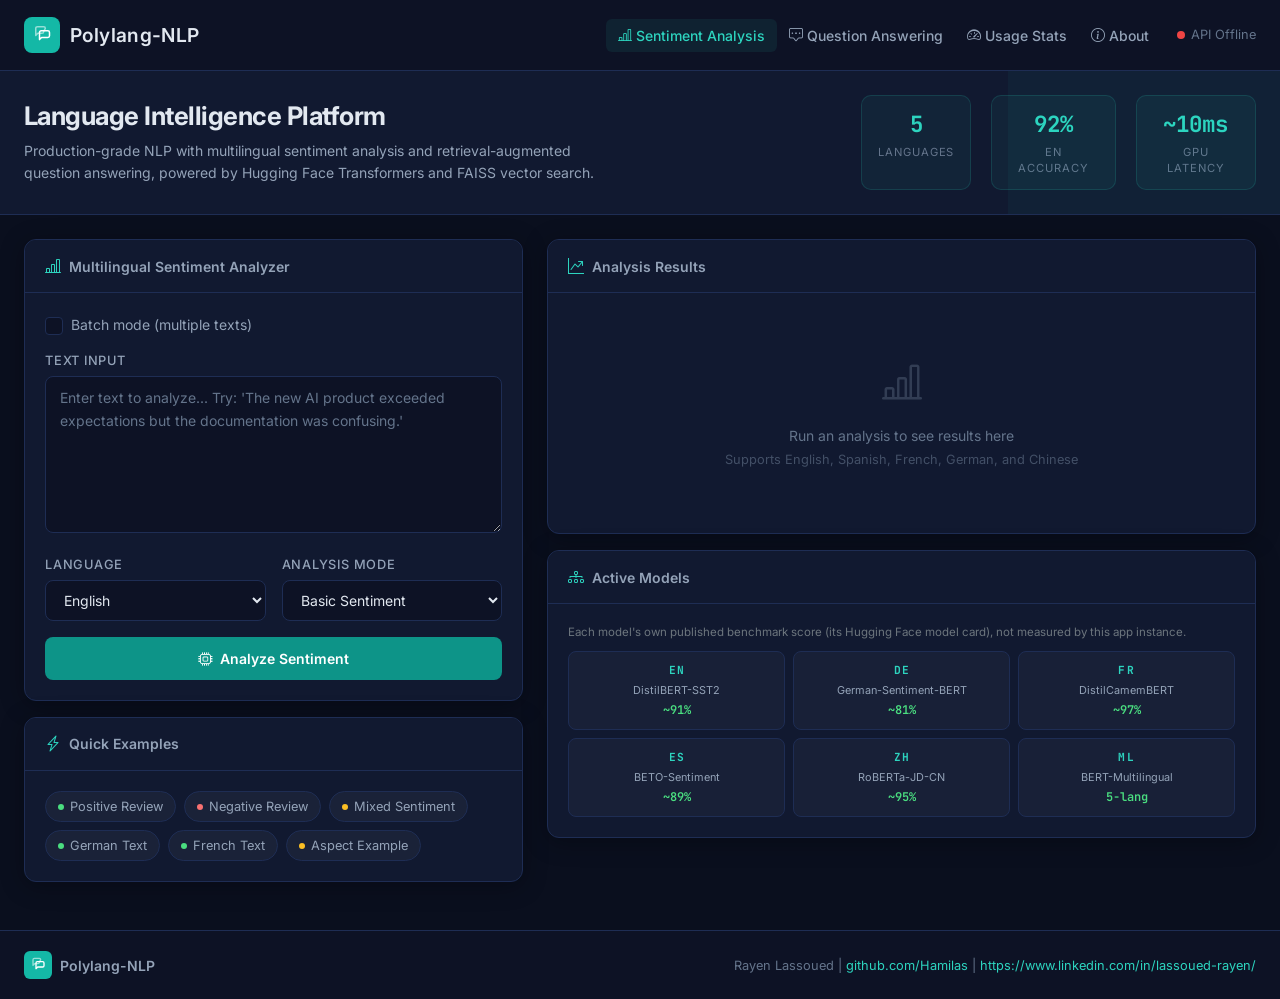
<file: ui/index.html>
<!DOCTYPE html>
<html lang="en">
<head>
    <meta charset="UTF-8">
    <meta name="viewport" content="width=device-width, initial-scale=1.0">
    <title>Polylang-NLP | Multilingual AI Language Intelligence</title>
    <link rel="icon" type="image/svg+xml" href="data:image/svg+xml,%3Csvg xmlns='http://www.w3.org/2000/svg' viewBox='0 0 32 32'%3E%3Cdefs%3E%3ClinearGradient id='g' x1='0%25' y1='0%25' x2='100%25' y2='100%25'%3E%3Cstop offset='0%25' stop-color='%2314b8a6'/%3E%3Cstop offset='100%25' stop-color='%236366f1'/%3E%3C/linearGradient%3E%3C/defs%3E%3Crect width='32' height='32' rx='7' fill='url(%23g)'/%3E%3Cg transform='translate(6,6)' stroke='white' stroke-width='1.6' stroke-linecap='round' stroke-linejoin='round'%3E%3Cpath d='M14 8a2 2 0 0 1-2 2H7l-2.5 2.5V4a2 2 0 0 1 2-2h7.5a2 2 0 0 1 2 2z' opacity='0.55' fill='none'/%3E%3Cpath d='M21 13a2 2 0 0 1-2 2h-7.5L9 17.5V9a2 2 0 0 1 2-2h8a2 2 0 0 1 2 2z' fill='none'/%3E%3C/g%3E%3C/svg%3E" />
    <link href="https://cdn.jsdelivr.net/npm/bootstrap@5.3.0-alpha1/dist/css/bootstrap.min.css" rel="stylesheet">
    <link rel="stylesheet" href="https://cdn.jsdelivr.net/npm/bootstrap-icons@1.10.3/font/bootstrap-icons.css">
    <link href="https://fonts.googleapis.com/css2?family=Inter:wght@300;400;500;600;700&family=JetBrains+Mono:wght@400;500&display=swap" rel="stylesheet">
    <link rel="stylesheet" href="styles.css">
</head>
<body>
    <!-- Navigation -->
    <nav class="navbar navbar-expand-lg navbar-dark">
        <div class="container-fluid px-4">
            <a class="navbar-brand" href="#">
                <div class="brand-logo">
                    <svg viewBox="0 0 24 24" width="20" height="20" fill="none" stroke="white" stroke-width="1.8" stroke-linecap="round" stroke-linejoin="round">
                        <path d="M14 8a2 2 0 0 1-2 2H7l-2.5 2.5V4a2 2 0 0 1 2-2h7.5a2 2 0 0 1 2 2z" opacity="0.55"/>
                        <path d="M21 13a2 2 0 0 1-2 2h-7.5L9 17.5V9a2 2 0 0 1 2-2h8a2 2 0 0 1 2 2z"/>
                    </svg>
                </div>
                Polylang-NLP
            </a>
            <button class="navbar-toggler" type="button" data-bs-toggle="collapse" data-bs-target="#navbarNav">
                <span class="navbar-toggler-icon"></span>
            </button>
            <div class="collapse navbar-collapse" id="navbarNav">
                <ul class="navbar-nav ms-auto">
                    <li class="nav-item">
                        <a class="nav-link active" href="#" data-page="sentiment">
                            <i class="bi bi-bar-chart-line me-1"></i>Sentiment Analysis
                        </a>
                    </li>
                    <li class="nav-item">
                        <a class="nav-link" href="#" data-page="qa">
                            <i class="bi bi-chat-square-dots me-1"></i>Question Answering
                        </a>
                    </li>
                    <li class="nav-item">
                        <a class="nav-link" href="#" data-page="stats">
                            <i class="bi bi-speedometer2 me-1"></i>Usage Stats
                        </a>
                    </li>
                    <li class="nav-item">
                        <a class="nav-link" href="#" data-page="about">
                            <i class="bi bi-info-circle me-1"></i>About
                        </a>
                    </li>
                </ul>
                <div class="navbar-text ms-3">
                    <span class="api-status-indicator" id="api-status">
                        <span class="status-dot"></span>
                        <span class="status-text">Connecting...</span>
                    </span>
                </div>
            </div>
        </div>
    </nav>

    <!-- Hero Banner -->
    <div class="hero-banner">
        <div class="container-fluid px-4">
            <div class="row align-items-center">
                <div class="col-md-8">
                    <h1 class="hero-title">Language Intelligence Platform</h1>
                    <p class="hero-subtitle">Production-grade NLP with multilingual sentiment analysis and retrieval-augmented question answering, powered by Hugging Face Transformers and FAISS vector search.</p>
                </div>
                <div class="col-md-4 text-end">
                    <div class="hero-stats">
                        <div class="stat-item">
                            <div class="stat-number">5</div>
                            <div class="stat-label">Languages</div>
                        </div>
                        <div class="stat-item">
                            <div class="stat-number">92%</div>
                            <div class="stat-label">EN Accuracy</div>
                        </div>
                        <div class="stat-item">
                            <div class="stat-number">~10ms</div>
                            <div class="stat-label">GPU Latency</div>
                        </div>
                    </div>
                </div>
            </div>
        </div>
    </div>

    <div class="container-fluid px-4 mt-4">

        <!-- Sentiment Analysis Page -->
        <div class="page active" id="sentiment-page">
            <div class="row g-4">
                <!-- Input Panel -->
                <div class="col-lg-5">
                    <div class="panel-card">
                        <div class="panel-header">
                            <i class="bi bi-bar-chart-line"></i>
                            <span>Multilingual Sentiment Analyzer</span>
                        </div>
                        <div class="panel-body">
                            <form id="sentiment-form">
                                <div class="form-group mb-3">
                                    <div class="toggle-group">
                                        <input class="form-check-input" type="checkbox" id="sentiment-batch-mode">
                                        <label class="form-check-label-custom" for="sentiment-batch-mode">
                                            Batch mode (multiple texts)
                                        </label>
                                    </div>
                                </div>
                                <div class="form-group mb-3">
                                    <label class="form-label-custom" id="sentiment-text-label">Text Input</label>
                                    <textarea class="form-control-custom" id="sentiment-text" rows="6" placeholder="Enter text to analyze... Try: 'The new AI product exceeded expectations but the documentation was confusing.'"></textarea>
                                    <div class="form-hint" id="sentiment-batch-hint" style="display:none;">One text per line, each line is analyzed independently via /sentiment/batch</div>
                                </div>
                                <div class="row g-3 mb-3">
                                    <div class="col-6">
                                        <label class="form-label-custom">Language</label>
                                        <select class="form-select-custom" id="sentiment-language">
                                            <option value="en">English</option>
                                            <option value="es">Spanish</option>
                                            <option value="fr">French</option>
                                            <option value="de">German</option>
                                            <option value="zh">Chinese</option>
                                            <option value="multilingual">Multilingual</option>
                                        </select>
                                    </div>
                                    <div class="col-6">
                                        <label class="form-label-custom">Analysis Mode</label>
                                        <select class="form-select-custom" id="analysis-mode">
                                            <option value="basic">Basic Sentiment</option>
                                            <option value="aspect">Aspect-Based</option>
                                        </select>
                                    </div>
                                </div>
                                <div class="form-group mb-4" id="aspects-group" style="display:none;">
                                    <label class="form-label-custom">Aspects to Analyze</label>
                                    <input type="text" class="form-control-custom" id="sentiment-aspects" placeholder="e.g., price, quality, service, delivery">
                                    <div class="form-hint">Comma-separated list of aspects</div>
                                </div>
                                <button type="submit" class="btn-primary-custom w-100" id="sentiment-submit-btn">
                                    <i class="bi bi-cpu me-2"></i>Analyze Sentiment
                                </button>
                            </form>
                        </div>
                    </div>

                    <!-- Quick Examples -->
                    <div class="panel-card mt-3">
                        <div class="panel-header">
                            <i class="bi bi-lightning-charge"></i>
                            <span>Quick Examples</span>
                        </div>
                        <div class="panel-body">
                            <div class="example-chips">
                                <button class="example-chip" onclick="loadExample('positive')">
                                    <span class="chip-dot positive-dot"></span>Positive Review
                                </button>
                                <button class="example-chip" onclick="loadExample('negative')">
                                    <span class="chip-dot negative-dot"></span>Negative Review
                                </button>
                                <button class="example-chip" onclick="loadExample('mixed')">
                                    <span class="chip-dot neutral-dot"></span>Mixed Sentiment
                                </button>
                                <button class="example-chip" onclick="loadExample('german')">
                                    <span class="chip-dot positive-dot"></span>German Text
                                </button>
                                <button class="example-chip" onclick="loadExample('french')">
                                    <span class="chip-dot positive-dot"></span>French Text
                                </button>
                                <button class="example-chip" onclick="loadExample('aspect')">
                                    <span class="chip-dot neutral-dot"></span>Aspect Example
                                </button>
                            </div>
                        </div>
                    </div>
                </div>

                <!-- Results Panel -->
                <div class="col-lg-7">
                    <div class="panel-card" id="sentiment-results-card">
                        <div class="panel-header">
                            <i class="bi bi-graph-up-arrow"></i>
                            <span>Analysis Results</span>
                        </div>
                        <div class="panel-body">
                            <div id="sentiment-results" class="results-placeholder">
                                <div class="placeholder-content">
                                    <i class="bi bi-bar-chart-line placeholder-icon"></i>
                                    <p>Run an analysis to see results here</p>
                                    <p class="placeholder-hint">Supports English, Spanish, French, German, and Chinese</p>
                                </div>
                            </div>
                        </div>
                    </div>

                    <!-- Language Model Info -->
                    <div class="panel-card mt-3">
                        <div class="panel-header">
                            <i class="bi bi-diagram-3"></i>
                            <span>Active Models</span>
                        </div>
                        <div class="panel-body">
                            <p class="text-secondary" style="font-size:0.72rem; margin-bottom:10px;">Each model's own published benchmark score (its Hugging Face model card), not measured by this app instance.</p>
                            <div class="model-grid">
                                <div class="model-item">
                                    <div class="model-lang">EN</div>
                                    <div class="model-name">DistilBERT-SST2</div>
                                    <div class="model-accuracy">~91%</div>
                                </div>
                                <div class="model-item">
                                    <div class="model-lang">DE</div>
                                    <div class="model-name">German-Sentiment-BERT</div>
                                    <div class="model-accuracy">~81%</div>
                                </div>
                                <div class="model-item">
                                    <div class="model-lang">FR</div>
                                    <div class="model-name">DistilCamemBERT</div>
                                    <div class="model-accuracy">~97%</div>
                                </div>
                                <div class="model-item">
                                    <div class="model-lang">ES</div>
                                    <div class="model-name">BETO-Sentiment</div>
                                    <div class="model-accuracy">~89%</div>
                                </div>
                                <div class="model-item">
                                    <div class="model-lang">ZH</div>
                                    <div class="model-name">RoBERTa-JD-CN</div>
                                    <div class="model-accuracy">~95%</div>
                                </div>
                                <div class="model-item">
                                    <div class="model-lang">ML</div>
                                    <div class="model-name">BERT-Multilingual</div>
                                    <div class="model-accuracy">5-lang</div>
                                </div>
                            </div>
                        </div>
                    </div>
                </div>
            </div>
        </div>

        <!-- Question Answering Page -->
        <div class="page" id="qa-page" style="display: none;">
            <div class="row g-4">
                <!-- QA Input -->
                <div class="col-lg-5">
                    <div class="panel-card">
                        <div class="panel-header">
                            <i class="bi bi-chat-square-dots"></i>
                            <span>Question Answering</span>
                        </div>
                        <div class="panel-body">
                            <form id="qa-form">
                                <div class="form-group mb-3">
                                    <label class="form-label-custom">Your Question</label>
                                    <input type="text" class="form-control-custom" id="question-input" placeholder="e.g., What did Marie Curie research?">
                                </div>
                                <div class="form-group mb-3">
                                    <div class="toggle-group">
                                        <input class="form-check-input" type="checkbox" id="use-context">
                                        <label class="form-check-label-custom" for="use-context">
                                            Provide specific context
                                        </label>
                                    </div>
                                </div>
                                <div class="form-group mb-4" id="context-container" style="display: none;">
                                    <label class="form-label-custom">Context Document</label>
                                    <textarea class="form-control-custom" id="context-input" rows="6" placeholder="Paste the text context here..."></textarea>
                                </div>
                                <button type="submit" class="btn-primary-custom w-100">
                                    <i class="bi bi-search me-2"></i>Find Answer
                                </button>
                            </form>
                        </div>
                    </div>

                    <!-- Knowledge Base Management -->
                    <div class="panel-card mt-3">
                        <div class="panel-header">
                            <i class="bi bi-database"></i>
                            <span>Knowledge Base</span>
                        </div>
                        <div class="panel-body">
                            <form id="document-form">
                                <div class="form-group mb-3">
                                    <div class="toggle-group">
                                        <input class="form-check-input" type="checkbox" id="document-batch-mode">
                                        <label class="form-check-label-custom" for="document-batch-mode">
                                            Batch add (multiple documents)
                                        </label>
                                    </div>
                                </div>
                                <div class="form-group mb-3">
                                    <label class="form-label-custom" id="document-text-label">Document Content</label>
                                    <textarea class="form-control-custom" id="document-text" rows="4" placeholder="Add a document to the knowledge base..."></textarea>
                                    <div class="form-hint" id="document-batch-hint" style="display:none;">Separate documents with a line containing only ---, all added in one call via /documents/batch</div>
                                </div>
                                <div class="row g-2 mb-3">
                                    <div class="col-6">
                                        <input type="text" class="form-control-custom" id="document-title" placeholder="Document title">
                                    </div>
                                    <div class="col-6">
                                        <input type="text" class="form-control-custom" id="document-category" placeholder="Category">
                                    </div>
                                </div>
                                <button type="submit" class="btn-secondary-custom w-100" id="document-submit-btn">
                                    <i class="bi bi-plus-circle me-2"></i>Add to Knowledge Base
                                </button>
                            </form>
                            <div id="kb-notification" class="kb-notification" style="display:none;"></div>
                        </div>
                    </div>

                    <!-- Batch Question Answering -->
                    <div class="panel-card mt-3">
                        <div class="panel-header">
                            <i class="bi bi-list-check"></i>
                            <span>Batch Question Answering</span>
                        </div>
                        <div class="panel-body">
                            <form id="batch-question-form">
                                <div class="form-group mb-3">
                                    <label class="form-label-custom">Questions (one per line)</label>
                                    <textarea class="form-control-custom" id="batch-question-text" rows="4" placeholder="Who developed the theory of relativity?&#10;What did Marie Curie research?"></textarea>
                                    <div class="form-hint">Each question is answered independently via /question/batch</div>
                                </div>
                                <button type="submit" class="btn-secondary-custom w-100">
                                    <i class="bi bi-list-check me-2"></i>Answer All
                                </button>
                            </form>
                            <div id="batch-question-results" class="mt-3"></div>
                        </div>
                    </div>
                </div>

                <!-- QA Results -->
                <div class="col-lg-7">
                    <div class="panel-card">
                        <div class="panel-header">
                            <i class="bi bi-chat-square-text"></i>
                            <span>Answer</span>
                        </div>
                        <div class="panel-body">
                            <div id="qa-results" class="results-placeholder">
                                <div class="placeholder-content">
                                    <i class="bi bi-chat-square-dots placeholder-icon"></i>
                                    <p>Ask a question to get an answer</p>
                                    <p class="placeholder-hint">Answers are retrieved from the knowledge base using FAISS semantic search + RoBERTa QA</p>
                                </div>
                            </div>
                        </div>
                    </div>

                    <!-- Architecture Diagram -->
                    <div class="panel-card mt-3">
                        <div class="panel-header">
                            <i class="bi bi-diagram-2"></i>
                            <span>RAG Architecture</span>
                        </div>
                        <div class="panel-body">
                            <div class="arch-diagram">
                                <div class="arch-flow">
                                    <div class="arch-node input-node">
                                        <i class="bi bi-question-circle"></i>
                                        <span>Question</span>
                                    </div>
                                    <div class="arch-arrow">&#8594;</div>
                                    <div class="arch-node process-node">
                                        <i class="bi bi-vector-pen"></i>
                                        <span>MiniLM Embeddings</span>
                                    </div>
                                    <div class="arch-arrow">&#8594;</div>
                                    <div class="arch-node store-node">
                                        <i class="bi bi-database"></i>
                                        <span>FAISS Search</span>
                                    </div>
                                </div>
                                <div class="arch-flow mt-2">
                                    <div class="arch-node output-node">
                                        <i class="bi bi-chat-right-text"></i>
                                        <span>Final Answer</span>
                                    </div>
                                    <div class="arch-arrow">&#8592;</div>
                                    <div class="arch-node process-node">
                                        <i class="bi bi-cpu"></i>
                                        <span>RoBERTa QA</span>
                                    </div>
                                    <div class="arch-arrow">&#8592;</div>
                                    <div class="arch-node retrieve-node">
                                        <i class="bi bi-file-text"></i>
                                        <span>Top-K Context</span>
                                    </div>
                                </div>
                            </div>
                        </div>
                    </div>
                </div>
            </div>
        </div>

        <!-- Usage Stats Page -->
        <div class="page" id="stats-page" style="display: none;">
            <div class="row g-4">
                <div class="col-12">
                    <div class="panel-card">
                        <div class="panel-header">
                            <i class="bi bi-speedometer2"></i>
                            <span>Live Usage Statistics</span>
                            <button class="btn-secondary-custom ms-auto" style="width:auto;padding:6px 14px;" onclick="loadStats()">
                                <i class="bi bi-arrow-clockwise me-1"></i>Refresh
                            </button>
                        </div>
                        <div class="panel-body">
                            <div id="stats-summary" class="model-grid">
                                <div class="model-item">
                                    <div class="model-lang">Uptime</div>
                                    <div class="model-name" id="stat-uptime">-</div>
                                </div>
                                <div class="model-item">
                                    <div class="model-lang">Sentiment</div>
                                    <div class="model-name" id="stat-sentiment-requests">-</div>
                                    <div class="model-accuracy" id="stat-sentiment-conf">-</div>
                                </div>
                                <div class="model-item">
                                    <div class="model-lang">QA Questions</div>
                                    <div class="model-name" id="stat-qa-requests">-</div>
                                    <div class="model-accuracy" id="stat-qa-rate">-</div>
                                </div>
                                <div class="model-item">
                                    <div class="model-lang">Knowledge Base</div>
                                    <div class="model-name" id="stat-kb-docs">-</div>
                                    <div class="model-accuracy">documents</div>
                                </div>
                            </div>
                        </div>
                    </div>

                    <div class="row g-4 mt-1">
                        <div class="col-lg-6">
                            <div class="panel-card">
                                <div class="panel-header">
                                    <i class="bi bi-translate"></i>
                                    <span>Sentiment Requests by Language</span>
                                </div>
                                <div class="panel-body">
                                    <div id="stats-by-language" class="results-placeholder">
                                        <div class="placeholder-content">
                                            <i class="bi bi-bar-chart-line placeholder-icon"></i>
                                            <p>No sentiment requests yet</p>
                                        </div>
                                    </div>
                                </div>
                            </div>
                        </div>
                        <div class="col-lg-6">
                            <div class="panel-card">
                                <div class="panel-header">
                                    <i class="bi bi-clock-history"></i>
                                    <span>Recent QA Queries</span>
                                </div>
                                <div class="panel-body">
                                    <div id="stats-recent-queries" class="results-placeholder">
                                        <div class="placeholder-content">
                                            <i class="bi bi-chat-square-dots placeholder-icon"></i>
                                            <p>No questions asked yet</p>
                                        </div>
                                    </div>
                                </div>
                            </div>
                        </div>
                    </div>
                </div>
            </div>
        </div>

        <!-- About Page -->
        <div class="page" id="about-page" style="display: none;">
            <div class="row g-4">
                <div class="col-lg-8">
                    <div class="panel-card">
                        <div class="panel-header">
                            <i class="bi bi-info-circle"></i>
                            <span>About Polylang-NLP</span>
                        </div>
                        <div class="panel-body">
                            <h4 class="about-title">Production NLP Platform for European Enterprises</h4>
                            <p class="about-description">Polylang-NLP is a production-grade Natural Language Processing system combining multilingual sentiment analysis with retrieval-augmented question answering. Built for enterprises handling multilingual customer data, particularly relevant for German and European companies operating across language boundaries.</p>

                            <h5 class="section-title mt-4">Core Capabilities</h5>
                            <div class="feature-list">
                                <div class="feature-item">
                                    <i class="bi bi-translate feature-icon"></i>
                                    <div>
                                        <strong>Multilingual Sentiment</strong>
                                        <p>Analyze customer sentiment in EN, DE, FR, ES, ZH using language-specific BERT models fine-tuned on domain corpora.</p>
                                    </div>
                                </div>
                                <div class="feature-item">
                                    <i class="bi bi-layers feature-icon"></i>
                                    <div>
                                        <strong>Aspect-Based Analysis</strong>
                                        <p>Identify sentiment per business aspect: price, quality, service, delivery. Enables granular product intelligence.</p>
                                    </div>
                                </div>
                                <div class="feature-item">
                                    <i class="bi bi-search feature-icon"></i>
                                    <div>
                                        <strong>RAG Question Answering</strong>
                                        <p>FAISS-powered semantic search retrieves relevant document chunks, then RoBERTa extracts precise answers.</p>
                                    </div>
                                </div>
                                <div class="feature-item">
                                    <i class="bi bi-database-add feature-icon"></i>
                                    <div>
                                        <strong>Dynamic Knowledge Base</strong>
                                        <p>Add documents at runtime without retraining. Supports instant knowledge base expansion for enterprise use cases.</p>
                                    </div>
                                </div>
                            </div>

                            <h5 class="section-title mt-4">Performance Benchmarks</h5>
                            <p class="text-secondary" style="font-size:0.72rem; margin-bottom:8px;">Each row is that model's own published benchmark score (its model card), not a live evaluation run by this app.</p>
                            <div class="benchmark-table">
                                <div class="benchmark-row header">
                                    <span>Language / Metric</span>
                                    <span>Accuracy</span>
                                    <span>F1 Score</span>
                                    <span>Dataset</span>
                                </div>
                                <div class="benchmark-row">
                                    <span>English (EN)</span>
                                    <span class="score-high">~91%</span>
                                    <span class="score-high">~91%</span>
                                    <span>SST-2</span>
                                </div>
                                <div class="benchmark-row">
                                    <span>Spanish (ES)</span>
                                    <span class="score-high">~89%</span>
                                    <span class="score-high">~88%</span>
                                    <span>TASS</span>
                                </div>
                                <div class="benchmark-row">
                                    <span>French (FR)</span>
                                    <span class="score-high">~97%</span>
                                    <span class="score-high">~97%</span>
                                    <span>Allocine</span>
                                </div>
                                <div class="benchmark-row">
                                    <span>German (DE)</span>
                                    <span class="score-med">~81%</span>
                                    <span class="score-med">~80%</span>
                                    <span>GermEval</span>
                                </div>
                                <div class="benchmark-row">
                                    <span>QA Exact Match</span>
                                    <span class="score-med">78.6%</span>
                                    <span class="score-high">81.3%</span>
                                    <span>SQuAD v2.0</span>
                                </div>
                            </div>
                        </div>
                    </div>
                </div>

                <div class="col-lg-4">
                    <div class="panel-card">
                        <div class="panel-header">
                            <i class="bi bi-stack"></i>
                            <span>Tech Stack</span>
                        </div>
                        <div class="panel-body">
                            <div class="tech-stack-list">
                                <div class="tech-category">ML / NLP</div>
                                <div class="tech-item"><i class="bi bi-fire"></i> PyTorch</div>
                                <div class="tech-item"><i class="bi bi-robot"></i> Hugging Face Transformers</div>
                                <div class="tech-item"><i class="bi bi-vector-pen"></i> Sentence-Transformers</div>
                                <div class="tech-item"><i class="bi bi-database"></i> FAISS Vector DB</div>

                                <div class="tech-category mt-3">Backend</div>
                                <div class="tech-item"><i class="bi bi-lightning"></i> FastAPI</div>
                                <div class="tech-item"><i class="bi bi-server"></i> Uvicorn ASGI</div>
                                <div class="tech-item"><i class="bi bi-boxes"></i> Docker Compose</div>

                                <div class="tech-category mt-3">Text Processing</div>
                                <div class="tech-item"><i class="bi bi-type"></i> spaCy</div>
                                <div class="tech-item"><i class="bi bi-braces"></i> NLTK</div>
                            </div>
                        </div>
                    </div>

                    <div class="panel-card mt-3">
                        <div class="panel-header">
                            <i class="bi bi-person-circle"></i>
                            <span>Author</span>
                        </div>
                        <div class="panel-body">
                            <div class="author-card">
                                <div class="author-monogram">RL</div>
                                <div class="author-info">
                                    <div class="author-name">Rayen Lassoued</div>
                                    <div class="author-title">AI / ML Engineer</div>
                                    <div class="author-links">
                                        <a href="https://github.com/Hamilas" target="_blank" class="author-link">
                                            <i class="bi bi-github"></i> Hamilas
                                        </a>
                                        <a href="https://www.linkedin.com/in/lassoued-rayen/" target="_blank" class="author-link">
                                            <i class="bi bi-linkedin"></i> lassoued-rayen
                                        </a>
                                    </div>
                                </div>
                            </div>
                        </div>
                    </div>
                </div>
            </div>
        </div>

    </div>

    <!-- Footer -->
    <footer class="site-footer">
        <div class="container-fluid px-4">
            <div class="footer-content">
                <div class="footer-brand">
                    <div class="brand-logo-sm">
                        <svg viewBox="0 0 24 24" width="16" height="16" fill="none" stroke="white" stroke-width="2" stroke-linecap="round" stroke-linejoin="round">
                            <path d="M14 8a2 2 0 0 1-2 2H7l-2.5 2.5V4a2 2 0 0 1 2-2h7.5a2 2 0 0 1 2 2z" opacity="0.55"/>
                            <path d="M21 13a2 2 0 0 1-2 2h-7.5L9 17.5V9a2 2 0 0 1 2-2h8a2 2 0 0 1 2 2z"/>
                        </svg>
                    </div>
                    <span>Polylang-NLP</span>
                </div>
                <div class="footer-info">
                    Rayen Lassoued |
                    <a href="https://github.com/Hamilas" target="_blank">github.com/Hamilas</a> |
                    <a href="https://www.linkedin.com/in/lassoued-rayen/" target="_blank">https://www.linkedin.com/in/lassoued-rayen/</a>
                </div>
            </div>
        </div>
    </footer>

    <script src="https://cdn.jsdelivr.net/npm/bootstrap@5.3.0-alpha1/dist/js/bootstrap.bundle.min.js"></script>
    <script src="app.js"></script>
</body>
</html>
</file>
<file: ui/styles.css>
/* Polylang-NLP: AI Language Intelligence Platform UI Styles */
/* Design: Deep Navy + Electric Teal, Enterprise NLP theme */

:root {
    --navy-950: #0a0f1e;
    --navy-900: #0d1225;
    --navy-800: #111930;
    --navy-700: #1a2545;
    --navy-600: #1e2d54;
    --teal-400: #2dd4bf;
    --teal-500: #14b8a6;
    --teal-600: #0d9488;
    --indigo-400: #818cf8;
    --indigo-500: #6366f1;
    --green-400: #4ade80;
    --green-500: #22c55e;
    --red-400: #f87171;
    --red-500: #ef4444;
    --amber-400: #fbbf24;
    --text-primary: #e2e8f0;
    --text-secondary: #94a3b8;
    --text-muted: #64748b;
    --border-color: #1e2d54;
    --card-bg: #111930;
    --input-bg: #0d1225;
}

* {
    box-sizing: border-box;
}

body {
    font-family: 'Inter', -apple-system, BlinkMacSystemFont, sans-serif;
    background-color: var(--navy-950);
    color: var(--text-primary);
    min-height: 100vh;
    margin: 0;
}

/* ---- Navbar ---- */
.navbar {
    background: var(--navy-900);
    border-bottom: 1px solid var(--border-color);
    padding: 12px 0;
    box-shadow: 0 2px 20px rgba(0, 0, 0, 0.4);
}

.navbar-brand {
    display: flex;
    align-items: center;
    gap: 10px;
    font-size: 1.2rem;
    font-weight: 600;
    color: var(--text-primary) !important;
    letter-spacing: 0.02em;
}

.brand-logo {
    width: 36px;
    height: 36px;
    background: var(--teal-500);
    border-radius: 8px;
    display: flex;
    align-items: center;
    justify-content: center;
    font-size: 0.75rem;
    font-weight: 700;
    color: white;
    letter-spacing: 0.05em;
    flex-shrink: 0;
}

.nav-link {
    color: var(--text-secondary) !important;
    font-size: 0.875rem;
    font-weight: 500;
    padding: 6px 12px !important;
    border-radius: 6px;
    transition: all 0.2s ease;
}

.nav-link:hover,
.nav-link.active {
    color: var(--teal-400) !important;
    background: rgba(45, 212, 191, 0.08);
}

.api-status-indicator {
    display: flex;
    align-items: center;
    gap: 6px;
    font-size: 0.8rem;
    color: var(--text-muted);
}

.status-dot {
    width: 8px;
    height: 8px;
    border-radius: 50%;
    background-color: var(--amber-400);
    animation: pulse 2s infinite;
}

.status-dot.online {
    background-color: var(--green-500);
    animation: none;
}

.status-dot.offline {
    background-color: var(--red-500);
    animation: none;
}

@keyframes pulse {
    0%, 100% { opacity: 1; }
    50% { opacity: 0.4; }
}

/* ---- Hero Banner ---- */
.hero-banner {
    background: var(--navy-800);
    border-bottom: 1px solid var(--border-color);
    padding: 24px 0;
    margin-bottom: 4px;
    position: relative;
    overflow: hidden;
}

.hero-banner::before {
    content: '';
    position: absolute;
    top: -50%;
    right: -10%;
    width: 400px;
    height: 400px;
    background: rgba(45, 212, 191, 0.04);
    pointer-events: none;
}

.hero-title {
    font-size: 1.6rem;
    font-weight: 700;
    color: var(--text-primary);
    margin-bottom: 8px;
    letter-spacing: -0.02em;
}

.hero-subtitle {
    font-size: 0.875rem;
    color: var(--text-secondary);
    margin-bottom: 0;
    line-height: 1.6;
    max-width: 600px;
}

.hero-stats {
    display: flex;
    gap: 20px;
    justify-content: flex-end;
}

.stat-item {
    text-align: center;
    background: rgba(45, 212, 191, 0.06);
    border: 1px solid rgba(45, 212, 191, 0.15);
    border-radius: 10px;
    padding: 12px 16px;
}

.stat-number {
    font-size: 1.4rem;
    font-weight: 700;
    color: var(--teal-400);
    font-family: 'JetBrains Mono', monospace;
}

.stat-label {
    font-size: 0.7rem;
    color: var(--text-muted);
    text-transform: uppercase;
    letter-spacing: 0.08em;
    margin-top: 2px;
}

/* ---- Panel Cards ---- */
.panel-card {
    background: var(--card-bg);
    border: 1px solid var(--border-color);
    border-radius: 12px;
    overflow: hidden;
    box-shadow: 0 4px 24px rgba(0, 0, 0, 0.3);
    transition: box-shadow 0.3s ease;
}

.panel-card:hover {
    box-shadow: 0 8px 32px rgba(0, 0, 0, 0.4);
}

.panel-header {
    display: flex;
    align-items: center;
    gap: 8px;
    padding: 14px 20px;
    background: var(--navy-800);
    border-bottom: 1px solid var(--border-color);
    font-size: 0.875rem;
    font-weight: 600;
    color: var(--text-secondary);
}

.panel-header i {
    color: var(--teal-400);
    font-size: 1rem;
}

.panel-body {
    padding: 20px;
}

/* ---- Form Elements ---- */
.form-label-custom {
    font-size: 0.8rem;
    font-weight: 500;
    color: var(--text-secondary);
    text-transform: uppercase;
    letter-spacing: 0.06em;
    display: block;
    margin-bottom: 6px;
}

.form-control-custom,
.form-select-custom {
    width: 100%;
    background: var(--input-bg);
    border: 1px solid var(--border-color);
    border-radius: 8px;
    color: var(--text-primary);
    font-size: 0.875rem;
    padding: 10px 14px;
    transition: all 0.2s ease;
    outline: none;
    font-family: 'Inter', sans-serif;
}

textarea.form-control-custom {
    resize: vertical;
    line-height: 1.6;
}

.form-control-custom:focus,
.form-select-custom:focus {
    border-color: var(--teal-500);
    box-shadow: 0 0 0 3px rgba(20, 184, 166, 0.1);
    background: var(--input-bg);
    color: var(--text-primary);
}

.form-control-custom::placeholder {
    color: var(--text-muted);
}

.form-select-custom option {
    background: var(--navy-900);
    color: var(--text-primary);
}

.form-hint {
    font-size: 0.75rem;
    color: var(--text-muted);
    margin-top: 4px;
}

.toggle-group {
    display: flex;
    align-items: center;
    gap: 8px;
}

.form-check-input {
    background-color: var(--input-bg);
    border-color: var(--border-color);
    width: 18px;
    height: 18px;
}

.form-check-input:checked {
    background-color: var(--teal-500);
    border-color: var(--teal-500);
}

.form-check-label-custom {
    font-size: 0.875rem;
    color: var(--text-secondary);
    cursor: pointer;
}

/* ---- Buttons ---- */
.btn-primary-custom {
    background: var(--teal-600);
    border: none;
    border-radius: 8px;
    color: white;
    font-size: 0.875rem;
    font-weight: 600;
    padding: 11px 20px;
    cursor: pointer;
    transition: all 0.2s ease;
    display: inline-flex;
    align-items: center;
    justify-content: center;
}

.btn-primary-custom:hover {
    background: var(--teal-500);
    transform: translateY(-1px);
    box-shadow: 0 4px 15px rgba(20, 184, 166, 0.3);
}

.btn-secondary-custom {
    background: rgba(45, 212, 191, 0.08);
    border: 1px solid rgba(45, 212, 191, 0.25);
    border-radius: 8px;
    color: var(--teal-400);
    font-size: 0.875rem;
    font-weight: 600;
    padding: 10px 20px;
    cursor: pointer;
    transition: all 0.2s ease;
    display: inline-flex;
    align-items: center;
    justify-content: center;
}

.btn-secondary-custom:hover {
    background: rgba(45, 212, 191, 0.15);
    transform: translateY(-1px);
}

/* ---- Quick Example Chips ---- */
.example-chips {
    display: flex;
    flex-wrap: wrap;
    gap: 8px;
}

.example-chip {
    display: flex;
    align-items: center;
    gap: 6px;
    background: rgba(255, 255, 255, 0.04);
    border: 1px solid var(--border-color);
    border-radius: 20px;
    padding: 5px 12px;
    font-size: 0.8rem;
    color: var(--text-secondary);
    cursor: pointer;
    transition: all 0.2s ease;
}

.example-chip:hover {
    border-color: var(--teal-500);
    color: var(--teal-400);
    background: rgba(45, 212, 191, 0.06);
}

.chip-dot {
    width: 6px;
    height: 6px;
    border-radius: 50%;
    flex-shrink: 0;
}

.positive-dot { background-color: var(--green-400); }
.negative-dot { background-color: var(--red-400); }
.neutral-dot { background-color: var(--amber-400); }

/* ---- Results Placeholder ---- */
.results-placeholder {
    min-height: 200px;
    display: flex;
    align-items: center;
    justify-content: center;
}

.placeholder-content {
    text-align: center;
    color: var(--text-muted);
}

.placeholder-icon {
    font-size: 2.5rem;
    display: block;
    margin-bottom: 12px;
    opacity: 0.4;
}

.placeholder-content p {
    margin-bottom: 4px;
    font-size: 0.875rem;
}

.placeholder-hint {
    font-size: 0.8rem !important;
    opacity: 0.6;
}

/* ---- Sentiment Results ---- */
.sentiment-result-card {
    border-radius: 10px;
    padding: 20px;
    margin-bottom: 16px;
}

.sentiment-result-card.positive {
    background: rgba(74, 222, 128, 0.06);
    border: 1px solid rgba(74, 222, 128, 0.2);
}

.sentiment-result-card.negative {
    background: rgba(248, 113, 113, 0.06);
    border: 1px solid rgba(248, 113, 113, 0.2);
}

.sentiment-result-card.neutral {
    background: rgba(148, 163, 184, 0.06);
    border: 1px solid rgba(148, 163, 184, 0.2);
}

.sentiment-label-row {
    display: flex;
    align-items: center;
    justify-content: space-between;
    margin-bottom: 16px;
}

.sentiment-label-title {
    font-size: 0.8rem;
    color: var(--text-muted);
    text-transform: uppercase;
    letter-spacing: 0.08em;
}

.sentiment-badge {
    padding: 4px 12px;
    border-radius: 20px;
    font-size: 0.8rem;
    font-weight: 600;
    text-transform: uppercase;
    letter-spacing: 0.05em;
}

.sentiment-badge.positive { background: rgba(74, 222, 128, 0.15); color: var(--green-400); }
.sentiment-badge.negative { background: rgba(248, 113, 113, 0.15); color: var(--red-400); }
.sentiment-badge.neutral { background: rgba(148, 163, 184, 0.15); color: var(--text-secondary); }

.score-bar-wrapper {
    margin-bottom: 12px;
}

.score-bar-label {
    display: flex;
    justify-content: space-between;
    font-size: 0.78rem;
    color: var(--text-secondary);
    margin-bottom: 6px;
}

.score-bar-track {
    height: 6px;
    background: rgba(255, 255, 255, 0.08);
    border-radius: 3px;
    overflow: hidden;
}

.score-bar-fill {
    height: 100%;
    border-radius: 3px;
    transition: width 0.8s ease;
}

.score-bar-fill.positive { background: var(--green-500); }
.score-bar-fill.negative { background: var(--red-500); }
.score-bar-fill.neutral { background: #64748b; }
.score-bar-fill.teal { background: var(--teal-600); }

.meta-row {
    display: flex;
    gap: 16px;
    font-size: 0.78rem;
    color: var(--text-muted);
    margin-top: 12px;
}

.meta-item span {
    color: var(--text-secondary);
    font-weight: 500;
}

/* Aspect Results */
.aspect-grid {
    display: grid;
    grid-template-columns: repeat(auto-fill, minmax(200px, 1fr));
    gap: 12px;
    margin-top: 16px;
}

.aspect-card {
    background: rgba(255, 255, 255, 0.03);
    border: 1px solid var(--border-color);
    border-radius: 8px;
    padding: 12px;
}

.aspect-header {
    display: flex;
    justify-content: space-between;
    align-items: center;
    margin-bottom: 8px;
}

.aspect-name {
    font-size: 0.875rem;
    font-weight: 600;
    color: var(--text-primary);
    text-transform: capitalize;
}

/* ---- QA Results ---- */
.answer-card {
    background: rgba(45, 212, 191, 0.04);
    border: 1px solid rgba(45, 212, 191, 0.15);
    border-radius: 10px;
    padding: 20px;
    margin-bottom: 16px;
}

.answer-label {
    font-size: 0.75rem;
    color: var(--teal-400);
    text-transform: uppercase;
    letter-spacing: 0.08em;
    margin-bottom: 8px;
}

.answer-text {
    font-size: 1.1rem;
    font-weight: 500;
    color: var(--text-primary);
    line-height: 1.5;
    margin-bottom: 16px;
}

.no-answer-card {
    background: rgba(251, 191, 36, 0.04);
    border: 1px solid rgba(251, 191, 36, 0.2);
    border-radius: 10px;
    padding: 20px;
    text-align: center;
    color: var(--amber-400);
}

.sources-section {
    margin-top: 16px;
}

.sources-title {
    font-size: 0.78rem;
    color: var(--text-muted);
    text-transform: uppercase;
    letter-spacing: 0.08em;
    margin-bottom: 8px;
}

.source-chip {
    display: inline-flex;
    align-items: center;
    gap: 6px;
    background: rgba(99, 102, 241, 0.08);
    border: 1px solid rgba(99, 102, 241, 0.2);
    border-radius: 6px;
    padding: 4px 10px;
    font-size: 0.78rem;
    color: var(--indigo-400);
    margin: 3px;
}

/* ---- KB Notification ---- */
.kb-notification {
    margin-top: 12px;
    padding: 10px 14px;
    border-radius: 8px;
    font-size: 0.875rem;
}

.kb-notification.success {
    background: rgba(74, 222, 128, 0.08);
    border: 1px solid rgba(74, 222, 128, 0.2);
    color: var(--green-400);
}

.kb-notification.error {
    background: rgba(248, 113, 113, 0.08);
    border: 1px solid rgba(248, 113, 113, 0.2);
    color: var(--red-400);
}

/* ---- Model Grid ---- */
.model-grid {
    display: grid;
    grid-template-columns: repeat(3, 1fr);
    gap: 8px;
}

.model-item {
    background: rgba(255, 255, 255, 0.03);
    border: 1px solid var(--border-color);
    border-radius: 8px;
    padding: 10px;
    text-align: center;
}

.model-lang {
    font-size: 0.7rem;
    font-weight: 700;
    color: var(--teal-400);
    text-transform: uppercase;
    letter-spacing: 0.1em;
    font-family: 'JetBrains Mono', monospace;
    margin-bottom: 4px;
}

.model-name {
    font-size: 0.68rem;
    color: var(--text-secondary);
    line-height: 1.3;
    margin-bottom: 4px;
}

.model-accuracy {
    font-size: 0.75rem;
    font-weight: 600;
    color: var(--green-400);
    font-family: 'JetBrains Mono', monospace;
}

/* ---- Architecture Diagram ---- */
.arch-diagram {
    padding: 8px 0;
}

.arch-flow {
    display: flex;
    align-items: center;
    justify-content: center;
    gap: 8px;
    flex-wrap: wrap;
}

.arch-node {
    display: flex;
    flex-direction: column;
    align-items: center;
    gap: 4px;
    background: rgba(255, 255, 255, 0.03);
    border: 1px solid var(--border-color);
    border-radius: 8px;
    padding: 10px 14px;
    font-size: 0.72rem;
    color: var(--text-secondary);
    min-width: 90px;
    text-align: center;
}

.arch-node i {
    font-size: 1.1rem;
}

.input-node { border-color: rgba(45, 212, 191, 0.3); color: var(--teal-400); }
.input-node i { color: var(--teal-400); }

.process-node { border-color: rgba(99, 102, 241, 0.3); color: var(--indigo-400); }
.process-node i { color: var(--indigo-400); }

.store-node { border-color: rgba(251, 191, 36, 0.3); color: var(--amber-400); }
.store-node i { color: var(--amber-400); }

.retrieve-node { border-color: rgba(251, 191, 36, 0.3); color: var(--amber-400); }
.retrieve-node i { color: var(--amber-400); }

.output-node { border-color: rgba(74, 222, 128, 0.3); color: var(--green-400); }
.output-node i { color: var(--green-400); }

.arch-arrow {
    color: var(--text-muted);
    font-size: 1.2rem;
}

/* ---- About Page ---- */
.about-title {
    font-size: 1.1rem;
    font-weight: 600;
    color: var(--text-primary);
    margin-bottom: 10px;
}

.about-description {
    font-size: 0.875rem;
    color: var(--text-secondary);
    line-height: 1.7;
}

.section-title {
    font-size: 0.875rem;
    font-weight: 600;
    color: var(--teal-400);
    text-transform: uppercase;
    letter-spacing: 0.08em;
    margin-bottom: 16px;
}

.feature-list {
    display: flex;
    flex-direction: column;
    gap: 16px;
}

.feature-item {
    display: flex;
    gap: 14px;
    align-items: flex-start;
}

.feature-icon {
    font-size: 1.3rem;
    color: var(--teal-400);
    flex-shrink: 0;
    margin-top: 2px;
}

.feature-item strong {
    display: block;
    font-size: 0.875rem;
    color: var(--text-primary);
    margin-bottom: 4px;
}

.feature-item p {
    font-size: 0.8rem;
    color: var(--text-secondary);
    margin-bottom: 0;
    line-height: 1.6;
}

/* Benchmark Table */
.benchmark-table {
    border: 1px solid var(--border-color);
    border-radius: 8px;
    overflow: hidden;
}

.benchmark-row {
    display: grid;
    grid-template-columns: 2fr 1fr 1fr 1fr;
    padding: 10px 16px;
    border-bottom: 1px solid var(--border-color);
    font-size: 0.8rem;
}

.benchmark-row:last-child {
    border-bottom: none;
}

.benchmark-row.header {
    background: rgba(255, 255, 255, 0.03);
    font-weight: 600;
    color: var(--text-muted);
    font-size: 0.75rem;
    text-transform: uppercase;
    letter-spacing: 0.06em;
}

.benchmark-row:not(.header) {
    color: var(--text-secondary);
}

.score-high { color: var(--green-400); font-weight: 600; font-family: 'JetBrains Mono', monospace; }
.score-med { color: var(--amber-400); font-weight: 600; font-family: 'JetBrains Mono', monospace; }

/* Tech Stack */
.tech-stack-list {
    font-size: 0.875rem;
}

.tech-category {
    font-size: 0.7rem;
    color: var(--teal-400);
    text-transform: uppercase;
    letter-spacing: 0.1em;
    font-weight: 600;
    margin-bottom: 8px;
    margin-top: 4px;
}

.tech-item {
    display: flex;
    align-items: center;
    gap: 8px;
    color: var(--text-secondary);
    padding: 4px 0;
    font-size: 0.82rem;
}

.tech-item i {
    color: var(--text-muted);
    width: 16px;
}

/* Author Card */
.author-card {
    display: flex;
    align-items: center;
    gap: 16px;
}

.author-monogram {
    width: 52px;
    height: 52px;
    background: var(--teal-500);
    border-radius: 12px;
    display: flex;
    align-items: center;
    justify-content: center;
    font-size: 1rem;
    font-weight: 700;
    color: white;
    flex-shrink: 0;
    letter-spacing: 0.05em;
}

.author-name {
    font-size: 0.95rem;
    font-weight: 600;
    color: var(--text-primary);
    margin-bottom: 2px;
}

.author-title {
    font-size: 0.8rem;
    color: var(--text-muted);
    margin-bottom: 8px;
}

.author-links {
    display: flex;
    flex-direction: column;
    gap: 4px;
}

.author-link {
    display: inline-flex;
    align-items: center;
    gap: 6px;
    font-size: 0.78rem;
    color: var(--teal-400);
    text-decoration: none;
    transition: color 0.2s;
}

.author-link:hover {
    color: var(--teal-300, #99f6e4);
}

/* ---- Loading Spinner ---- */
.spinner-container {
    display: flex;
    justify-content: center;
    align-items: center;
    padding: 40px;
    min-height: 150px;
}

.loading-spinner {
    width: 36px;
    height: 36px;
    border: 3px solid rgba(45, 212, 191, 0.15);
    border-top-color: var(--teal-400);
    border-radius: 50%;
    animation: spin 0.8s linear infinite;
}

@keyframes spin {
    to { transform: rotate(360deg); }
}

/* ---- Footer ---- */
.site-footer {
    margin-top: 48px;
    padding: 20px 0;
    border-top: 1px solid var(--border-color);
    background: var(--navy-900);
}

.footer-content {
    display: flex;
    align-items: center;
    justify-content: space-between;
    flex-wrap: wrap;
    gap: 12px;
}

.footer-brand {
    display: flex;
    align-items: center;
    gap: 8px;
    font-size: 0.875rem;
    font-weight: 600;
    color: var(--text-secondary);
}

.brand-logo-sm {
    width: 28px;
    height: 28px;
    background: var(--teal-500);
    border-radius: 6px;
    display: flex;
    align-items: center;
    justify-content: center;
    font-size: 0.65rem;
    font-weight: 700;
    color: white;
    letter-spacing: 0.05em;
}

.footer-info {
    font-size: 0.8rem;
    color: var(--text-muted);
}

.footer-info a {
    color: var(--teal-400);
    text-decoration: none;
}

.footer-info a:hover {
    text-decoration: underline;
}

/* ---- Responsive ---- */
@media (max-width: 768px) {
    .hero-title { font-size: 1.2rem; }
    .hero-stats { display: none; }
    .model-grid { grid-template-columns: repeat(2, 1fr); }
    .arch-flow { flex-wrap: wrap; justify-content: center; }
    .benchmark-row { grid-template-columns: 2fr 1fr 1fr; }
    .benchmark-row span:last-child { display: none; }
    .footer-content { flex-direction: column; text-align: center; }
}
</file>
